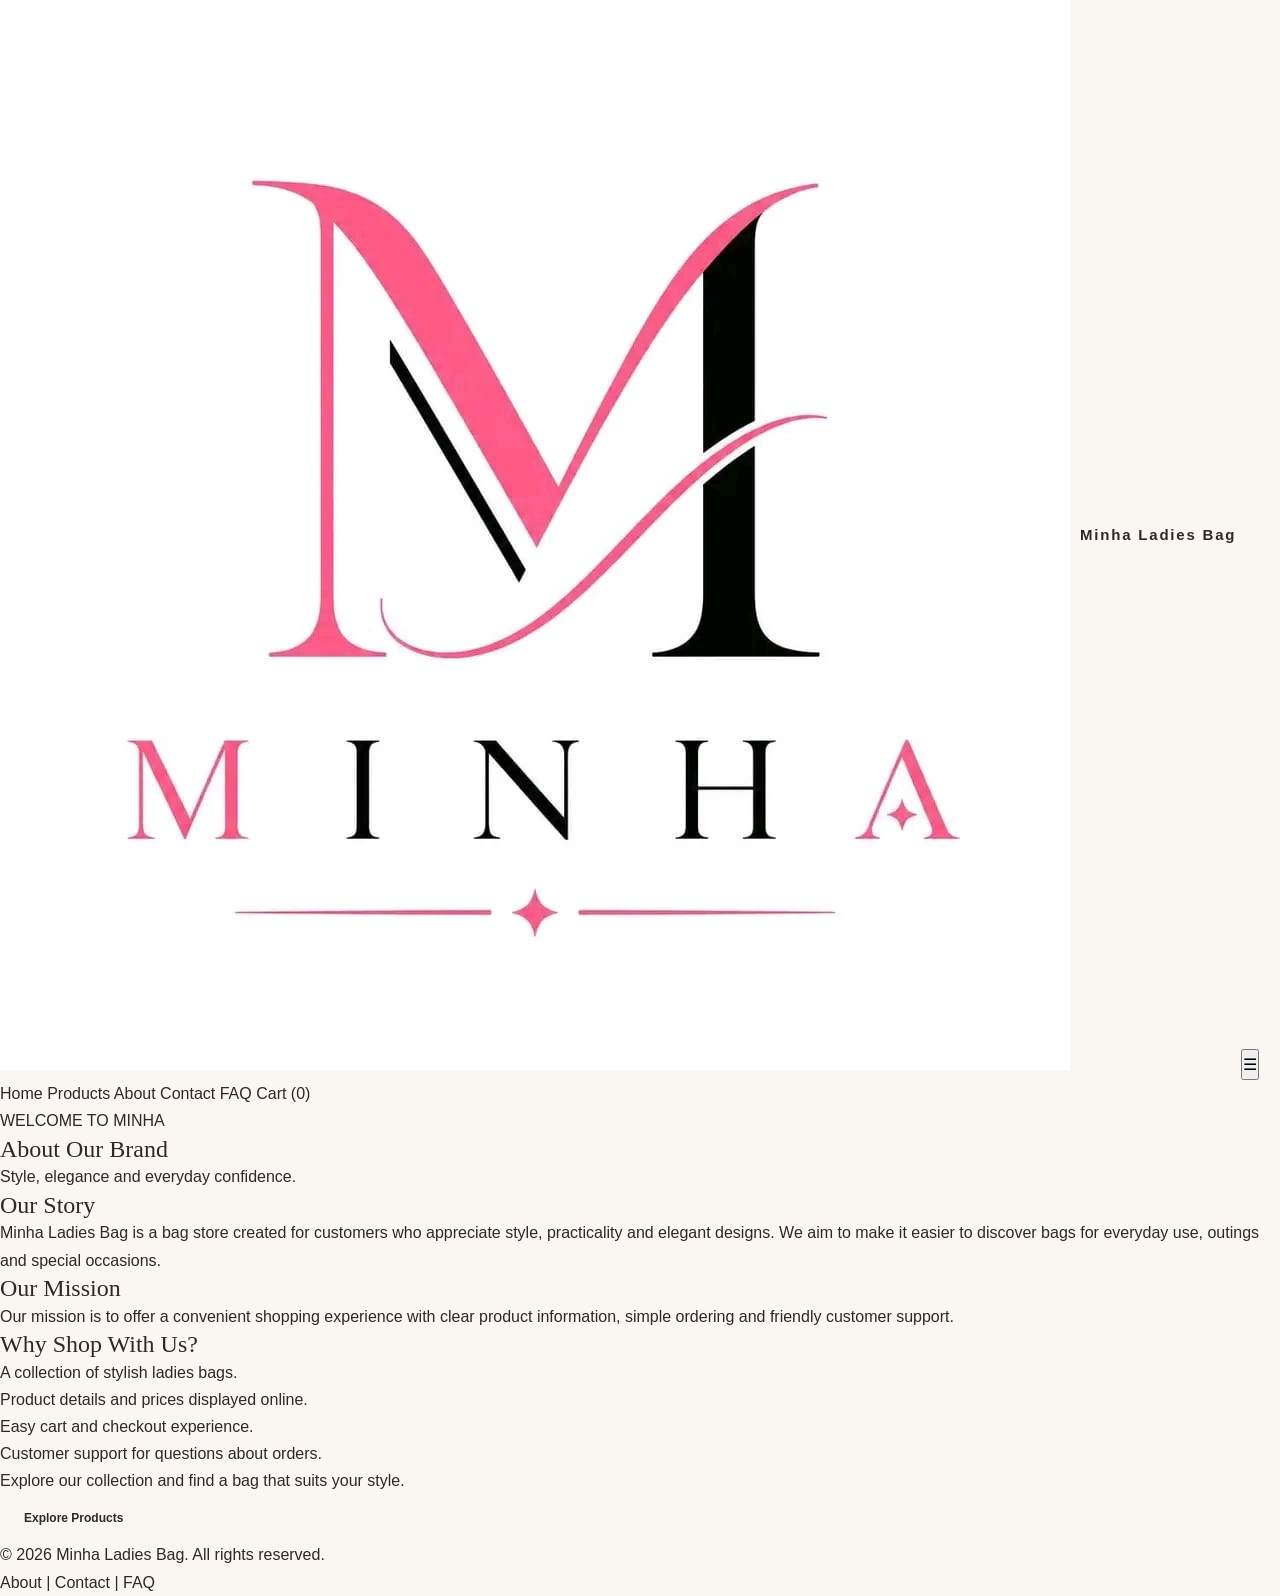
<file: about.html>
<!DOCTYPE html>
<html lang="en">
<head>
  <meta charset="UTF-8">
  <meta name="viewport" content="width=device-width, initial-scale=1.0">
  <meta name="description" content="Learn about Minha Ladies Bag and our collection of ladies bags.">
  <title>About Us | Minha Ladies Bag</title>
  <link rel="stylesheet" href="./style.css">
</head>
<body>
  <header class="site-header">
    <a href="./index.html" class="logo">
      <img src="./IMG-20261021-WA0000.jpg" alt="Minha Ladies Bag Logo">
      <span>Minha Ladies Bag</span>
    </a>

    <button id="menuToggle" type="button"
      aria-label="Toggle navigation" aria-expanded="false">☰</button>

    <nav id="mainNav">
      <a href="./index.html">Home</a>
      <a href="./products.html">Products</a>
      <a href="./about.html" aria-current="page">About</a>
      <a href="./contact.html">Contact</a>
      <a href="./faq.html">FAQ</a>
      <a href="./cart.html">Cart (<span id="cartCount">0</span>)</a>
    </nav>
  </header>

  <main class="container">
    <section class="page-hero">
      <p>WELCOME TO MINHA</p>
      <h1>About Our Brand</h1>
      <p>Style, elegance and everyday confidence.</p>
    </section>

    <section class="about-section">
      <h2>Our Story</h2>
      <p>
        Minha Ladies Bag is a bag store created for customers
        who appreciate style, practicality and elegant designs.
        We aim to make it easier to discover bags for everyday
        use, outings and special occasions.
      </p>

      <h2>Our Mission</h2>
      <p>
        Our mission is to offer a convenient shopping experience
        with clear product information, simple ordering and
        friendly customer support.
      </p>

      <h2>Why Shop With Us?</h2>
      <ul>
        <li>A collection of stylish ladies bags.</li>
        <li>Product details and prices displayed online.</li>
        <li>Easy cart and checkout experience.</li>
        <li>Customer support for questions about orders.</li>
      </ul>

      <p>
        Explore our collection and find a bag that suits your style.
      </p>

      <a class="btn" href="./products.html">Explore Products</a>
    </section>
  </main>

  <footer class="site-footer">
    <p>&copy; <span id="currentYear"></span> Minha Ladies Bag.
      All rights reserved.</p>
    <p>
      <a href="./about.html">About</a> |
      <a href="./contact.html">Contact</a> |
      <a href="./faq.html">FAQ</a>
    </p>
  </footer>

  <script src="./script.js"></script>
</body>
</html>
</file>
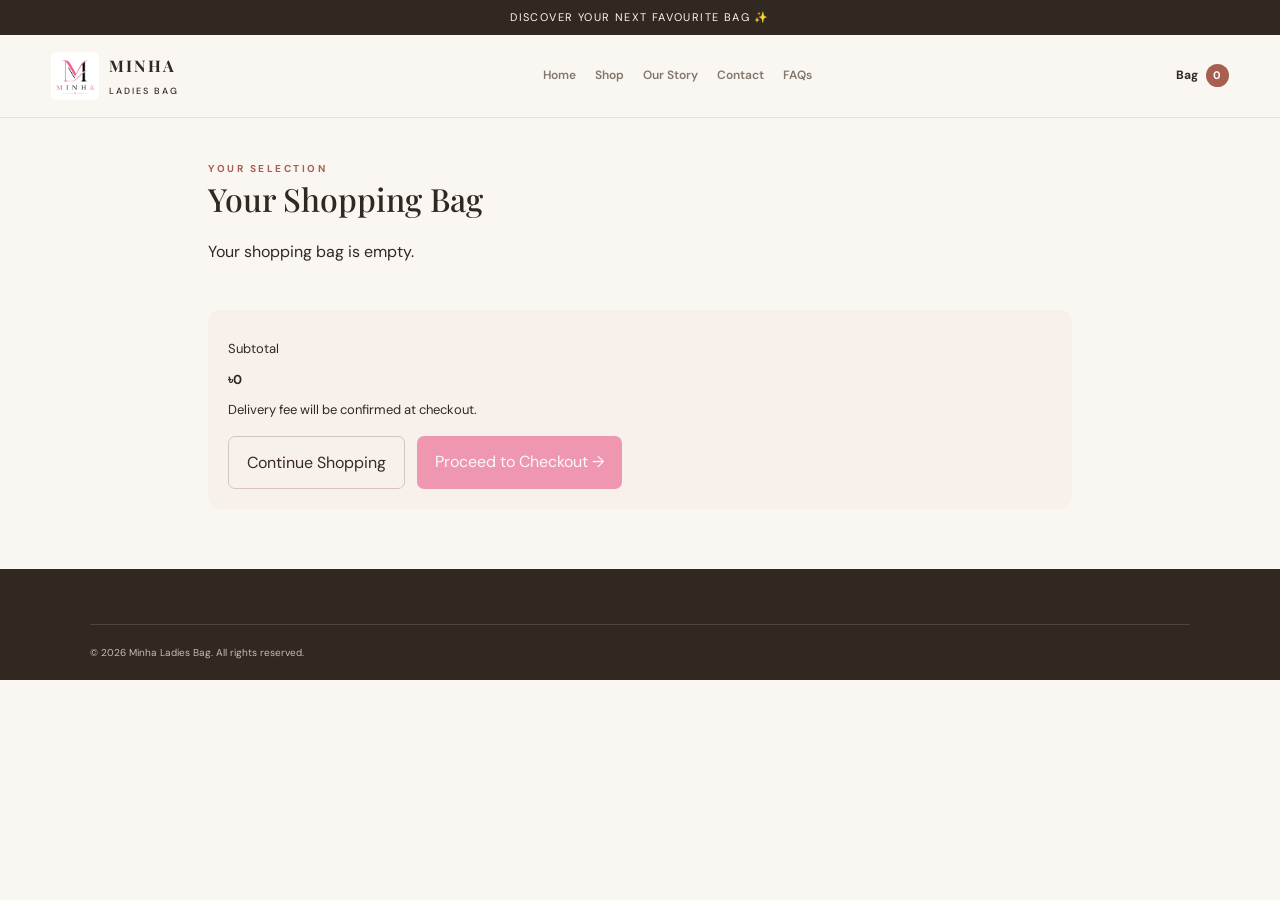
<file: cart.html>
<!DOCTYPE html>
<html lang="en">
<head>
  <meta charset="UTF-8">
  <meta name="viewport" content="width=device-width, initial-scale=1">
  <meta name="theme-color" content="#f8f1eb">
  <title>Your Shopping Bag | Minha Ladies Bag</title>
  <link rel="stylesheet" href="style.css">
  <link rel="preconnect" href="https://fonts.googleapis.com">
  <link href="https://fonts.googleapis.com/css2?family=DM+Sans:wght@400;500;600;700&family=Playfair+Display:wght@500;600;700&display=swap" rel="stylesheet">

  <style>
    .cart-page{max-width:900px;margin:auto;padding:35px 18px 60px}
    .cart-page h1{font-family:"Playfair Display",serif}
    .cart-item{display:flex;gap:15px;align-items:center;padding:15px 0;border-bottom:1px solid #eadfd9}
    .cart-item img{width:90px;height:105px;object-fit:cover;border-radius:8px;background:#f8f1eb}
    .cart-item-info{flex:1;min-width:0}
    .cart-item-info h2{font-size:17px;overflow-wrap:anywhere}
    .quantity-controls{display:flex;align-items:center;gap:10px;margin:8px 0}
    .quantity-controls button,.remove-btn{padding:7px 11px;border:1px solid #e4d8d0;border-radius:6px;background:#fff;cursor:pointer}
    .quantity-controls button:disabled{opacity:.45;cursor:not-allowed}
    .remove-btn{color:#b42352}
    .cart-summary{margin-top:25px;padding:20px;background:#f8f1eb;border-radius:12px}
    .cart-total{font-size:22px;font-weight:700}
    .cart-actions{display:flex;gap:12px;flex-wrap:wrap;margin-top:15px}
    .cart-actions a{display:inline-block;padding:12px 18px;border-radius:7px;text-decoration:none}
    .continue-btn{border:1px solid #d7c5ba;color:#3a2927}
    .checkout-btn{background:#e94f83;color:#fff}
    .cart-message{padding:20px 0}
    @media(max-width:500px){.cart-item img{width:72px;height:88px}.cart-item-info h2{font-size:15px}}
  </style>
</head>
<body>
  <div class="announcement">Discover your next favourite bag ✨</div>

  <header class="header">
    <a href="index.html" class="brand-logo">
      <img src="IMG-20261021-WA0000.jpg" alt="MINHA Ladies Bag Logo" width="48" height="48">
      <span class="brand-name">MINHA<small>LADIES BAG</small></span>
    </a>
    <button class="menu-toggle" id="menuToggle" aria-label="Toggle navigation" aria-expanded="false">☰</button>
    <nav class="nav" id="mainNav">
      <a href="index.html">Home</a>
      <a href="products.html">Shop</a>
      <a href="about.html">Our Story</a>
      <a href="contact.html">Contact</a>
      <a href="faq.html">FAQs</a>
    </nav>
    <a href="cart.html" class="cart-link">Bag <span class="cart-count" id="cartCount">0</span></a>
  </header>

  <main class="cart-page">
    <span class="eyebrow">YOUR SELECTION</span>
    <h1>Your Shopping Bag</h1>
    <div id="cartItems"><p class="cart-message">Loading your bag...</p></div>

    <section class="cart-summary">
      <p>Subtotal</p>
      <p class="cart-total" id="cartTotal">৳0</p>
      <p id="cartNote">Delivery fee will be confirmed at checkout.</p>
      <div class="cart-actions">
        <a class="continue-btn" href="products.html">Continue Shopping</a>
        <a class="checkout-btn" href="checkout.html" id="checkoutLink">Proceed to Checkout →</a>
      </div>
    </section>
  </main>

  <footer class="footer">
    <div class="footer-bottom">
      <p>© <span id="currentYear">2026</span> Minha Ladies Bag. All rights reserved.</p>
    </div>
  </footer>

  <script src="script.js"></script>
  <script>
    const CART_KEY = "minhaLadiesBagCart";
    const itemsContainer = document.getElementById("cartItems");
    const totalElement = document.getElementById("cartTotal");
    const countElement = document.getElementById("cartCount");
    const checkoutLink = document.getElementById("checkoutLink");

    function readCart() {
      try {
        const cart = JSON.parse(localStorage.getItem(CART_KEY) || "[]");
        return Array.isArray(cart) ? cart : [];
      } catch {
        return [];
      }
    }

    function saveCart(cart) {
      try {
        localStorage.setItem(CART_KEY, JSON.stringify(cart));
        renderCart();
      } catch {
        alert("Could not save your cart. Please check your phone storage.");
      }
    }

    function money(amount) {
      return "৳" + Number(amount).toLocaleString("en-BD");
    }

    function renderCart() {
      const cart = readCart();
      itemsContainer.replaceChildren();

      let total = 0;
      let itemCount = 0;

      if (cart.length === 0) {
        const message = document.createElement("p");
        message.className = "cart-message";
        message.textContent = "Your shopping bag is empty.";
        itemsContainer.appendChild(message);
        checkoutLink.setAttribute("aria-disabled", "true");
        checkoutLink.style.opacity = "0.55";
      } else {
        checkoutLink.removeAttribute("aria-disabled");
        checkoutLink.style.opacity = "1";

        cart.forEach((item, index) => {
          const quantity = Math.max(1, Math.floor(Number(item.quantity) || 1));
          const price = Math.max(0, Number(item.price) || 0);
          const stock = Math.max(0, Math.floor(Number(item.stock) || 0));

          total += price * quantity;
          itemCount += quantity;

          const row = document.createElement("article");
          row.className = "cart-item";

          const img = document.createElement("img");
          img.alt = item.name || "Ladies Bag";
          if (item.imageUrl) img.src = item.imageUrl;
          img.addEventListener("error", () => {
            img.removeAttribute("src");
            img.alt = "Product image unavailable";
          });

          const info = document.createElement("div");
          info.className = "cart-item-info";

          const name = document.createElement("h2");
          name.textContent = item.name || "Ladies Bag";

          const priceText = document.createElement("p");
          priceText.textContent = money(price) + " each";

          const controls = document.createElement("div");
          controls.className = "quantity-controls";

          const minus = document.createElement("button");
          minus.type = "button";
          minus.textContent = "−";
          minus.setAttribute("aria-label", "Decrease quantity");
          minus.disabled = quantity <= 1;

          minus.addEventListener("click", () => {
            const updated = readCart();
            if (!updated[index]) return;

            updated[index].quantity = Math.max(
              1,
              Math.floor(Number(updated[index].quantity) || 1) - 1
            );
            saveCart(updated);
          });

          const qty = document.createElement("span");
          qty.textContent = String(quantity);

          const plus = document.createElement("button");
          plus.type = "button";
          plus.textContent = "+";
          plus.setAttribute("aria-label", "Increase quantity");
          plus.disabled = stock < 1 || quantity >= stock;
          plus.title = plus.disabled ? "Available stock limit reached" : "Increase quantity";

          plus.addEventListener("click", () => {
            const updated = readCart();
            const currentItem = updated[index];
            if (!currentItem) return;

            const maxStock = Math.floor(Number(currentItem.stock) || 0);
            const currentQty = Math.max(
              1,
              Math.floor(Number(currentItem.quantity) || 1)
            );

            if (maxStock < 1 || currentQty >= maxStock) {
              alert("You've reached the available stock limit.");
              return;
            }

            currentItem.quantity = currentQty + 1;
            saveCart(updated);
          });

          controls.append(minus, qty, plus);

          const lineTotal = document.createElement("p");
          lineTotal.textContent = "Subtotal: " + money(price * quantity);

          const remove = document.createElement("button");
          remove.type = "button";
          remove.className = "remove-btn";
          remove.textContent = "Remove";

          remove.addEventListener("click", () => {
            const updated = readCart();
            updated.splice(index, 1);
            saveCart(updated);
          });

          info.append(name, priceText, controls, lineTotal, remove);
          row.append(img, info);
          itemsContainer.appendChild(row);
        });
      }

      totalElement.textContent = money(total);
      countElement.textContent = String(itemCount);
    }

    checkoutLink.addEventListener("click", event => {
      if (readCart().length === 0) {
        event.preventDefault();
        alert("Your shopping bag is empty. Please choose a product first.");
      }
    });

    renderCart();
  </script>
</body>
</html>
</file>
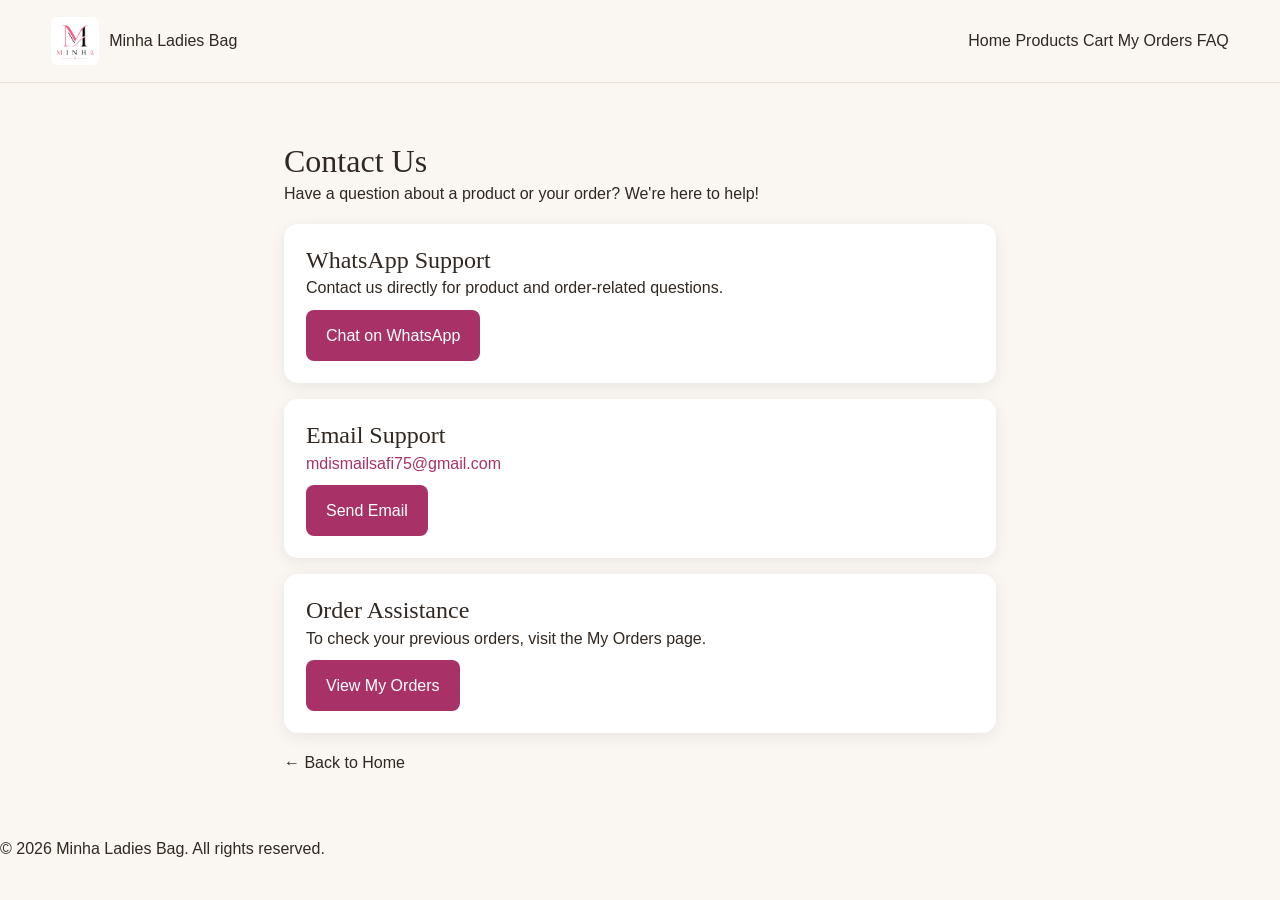
<file: contact.html>
<!DOCTYPE html>
<html lang="en">
<head>
  <meta charset="UTF-8">
  <meta name="viewport" content="width=device-width, initial-scale=1.0">
  <title>Contact Us | Minha Ladies Bag</title>
  <link rel="stylesheet" href="style.css">
  <style>
    .contact-section {
      max-width: 760px;
      margin: 35px auto;
      padding: 24px;
    }
    .contact-card {
      background: #fff;
      padding: 22px;
      margin: 16px 0;
      border-radius: 14px;
      box-shadow: 0 4px 16px #00000012;
    }
    .contact-card a {
      color: #a83267;
      overflow-wrap: anywhere;
    }
    .contact-btn {
      display: inline-block;
      background: #a83267;
      color: white !important;
      padding: 12px 20px;
      border-radius: 8px;
      text-decoration: none;
      margin-top: 8px;
    }
  </style>
</head>
<body>

<header class="header">
  <a class="brand-logo" href="index.html">
    <img src="IMG-20261021-WA0000.jpg" alt="Minha Ladies Bag Logo">
    <span>Minha Ladies Bag</span>
  </a>
  <nav>
    <a href="index.html">Home</a>
    <a href="products.html">Products</a>
    <a href="cart.html">Cart</a>
    <a href="my-orders.html">My Orders</a>
    <a href="faq.html">FAQ</a>
  </nav>
</header>

<main class="contact-section">
  <h1>Contact Us</h1>
  <p>Have a question about a product or your order? We're here to help!</p>

  <div class="contact-card">
    <h2>WhatsApp Support</h2>
    <p>Contact us directly for product and order-related questions.</p>
    <a class="contact-btn"
       href="https://wa.me/8801767798223"
       target="_blank" rel="noopener">
      Chat on WhatsApp
    </a>
  </div>

  <div class="contact-card">
    <h2>Email Support</h2>
    <p>
      <a href="mailto:mdismailsafi75@gmail.com">
        mdismailsafi75@gmail.com
      </a>
    </p>
    <a class="contact-btn"
       href="mailto:mdismailsafi75@gmail.com">
      Send Email
    </a>
  </div>

  <div class="contact-card">
    <h2>Order Assistance</h2>
    <p>To check your previous orders, visit the My Orders page.</p>
    <a class="contact-btn" href="my-orders.html">View My Orders</a>
  </div>

  <p><a href="index.html">← Back to Home</a></p>
</main>

<footer>
  <p>© 2026 Minha Ladies Bag. All rights reserved.</p>
</footer>

</body>
</html>
</file>
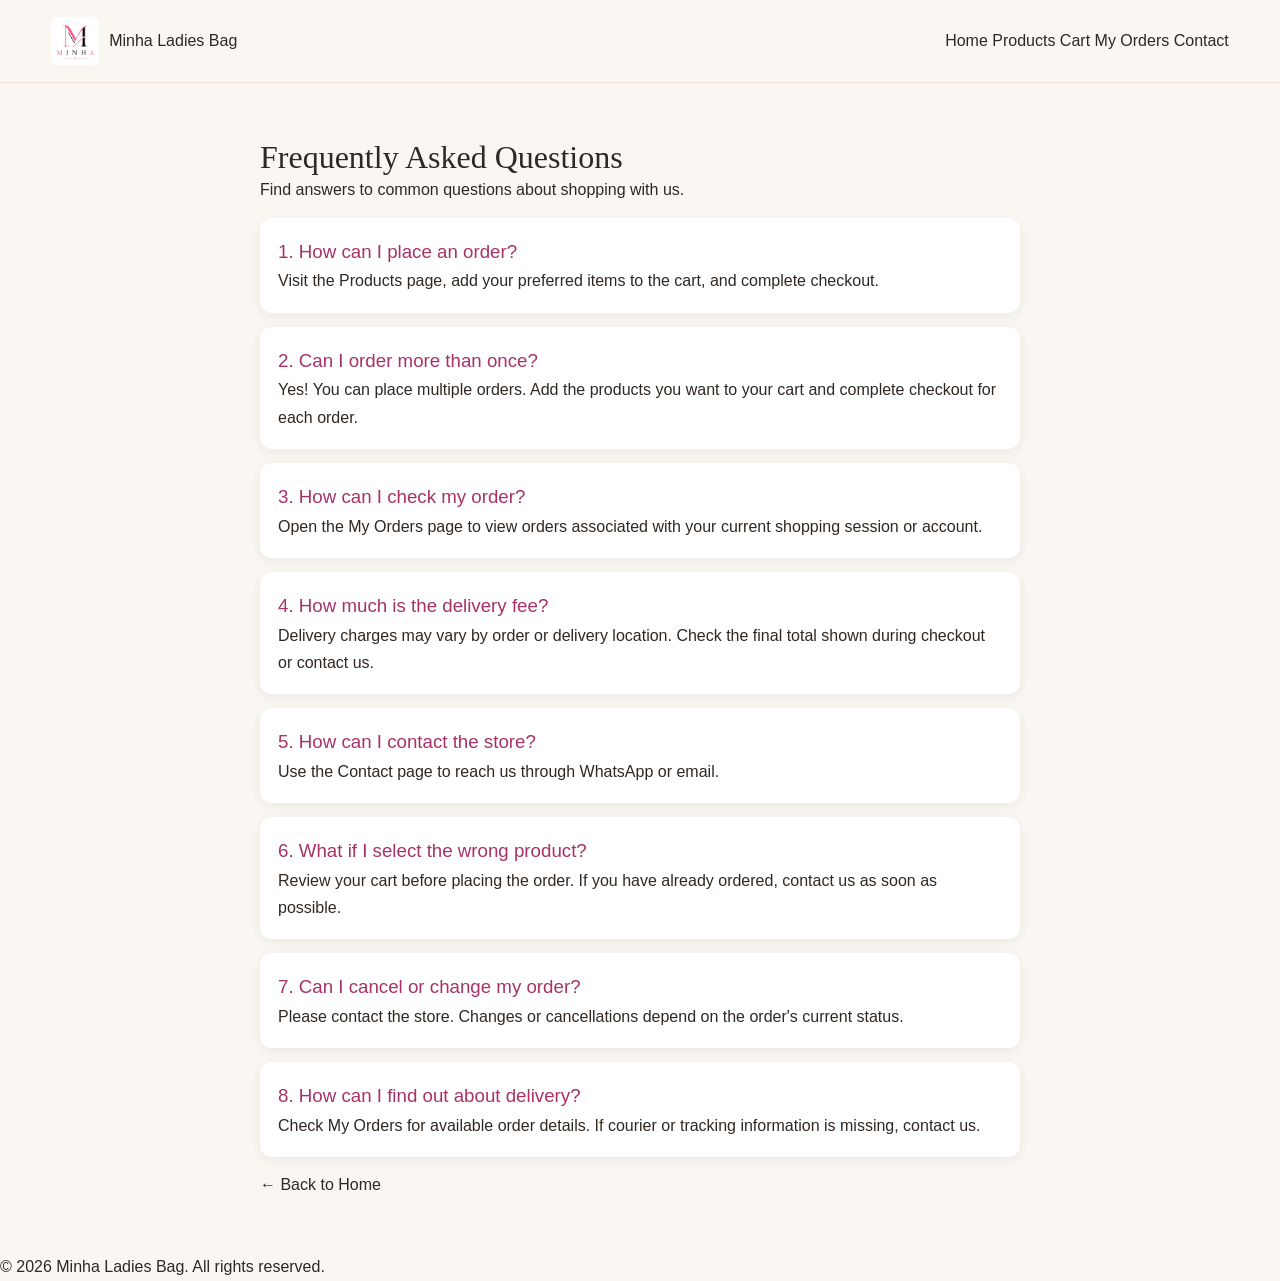
<file: faq.html>
<!DOCTYPE html>
<html lang="en">
<head>
  <meta charset="UTF-8">
  <meta name="viewport" content="width=device-width, initial-scale=1.0">
  <title>FAQ | Minha Ladies Bag</title>
  <link rel="stylesheet" href="style.css">
  <style>
    .faq-section {
      max-width: 800px;
      margin: 35px auto;
      padding: 20px;
    }
    .faq-item {
      background: #fff;
      padding: 18px;
      margin: 14px 0;
      border-radius: 12px;
      box-shadow: 0 3px 12px #00000010;
    }
    .faq-item h3 {
      color: #a83267;
      margin-top: 0;
    }
    .faq-item p {
      line-height: 1.7;
    }
  </style>
</head>
<body>

<header class="header">
  <a class="brand-logo" href="index.html">
    <img src="IMG-20261021-WA0000.jpg" alt="Minha Ladies Bag Logo">
    <span>Minha Ladies Bag</span>
  </a>
  <nav>
    <a href="index.html">Home</a>
    <a href="products.html">Products</a>
    <a href="cart.html">Cart</a>
    <a href="my-orders.html">My Orders</a>
    <a href="contact.html">Contact</a>
  </nav>
</header>

<main class="faq-section">
  <h1>Frequently Asked Questions</h1>
  <p>Find answers to common questions about shopping with us.</p>

  <div class="faq-item">
    <h3>1. How can I place an order?</h3>
    <p>Visit the Products page, add your preferred items to the cart, and complete checkout.</p>
  </div>

  <div class="faq-item">
    <h3>2. Can I order more than once?</h3>
    <p>Yes! You can place multiple orders. Add the products you want to your cart and complete checkout for each order.</p>
  </div>

  <div class="faq-item">
    <h3>3. How can I check my order?</h3>
    <p>Open the My Orders page to view orders associated with your current shopping session or account.</p>
  </div>

  <div class="faq-item">
    <h3>4. How much is the delivery fee?</h3>
    <p>Delivery charges may vary by order or delivery location. Check the final total shown during checkout or contact us.</p>
  </div>

  <div class="faq-item">
    <h3>5. How can I contact the store?</h3>
    <p>Use the Contact page to reach us through WhatsApp or email.</p>
  </div>

  <div class="faq-item">
    <h3>6. What if I select the wrong product?</h3>
    <p>Review your cart before placing the order. If you have already ordered, contact us as soon as possible.</p>
  </div>

  <div class="faq-item">
    <h3>7. Can I cancel or change my order?</h3>
    <p>Please contact the store. Changes or cancellations depend on the order's current status.</p>
  </div>

  <div class="faq-item">
    <h3>8. How can I find out about delivery?</h3>
    <p>Check My Orders for available order details. If courier or tracking information is missing, contact us.</p>
  </div>

  <p><a href="index.html">← Back to Home</a></p>
</main>

<footer>
  <p>© 2026 Minha Ladies Bag. All rights reserved.</p>
</footer>

</body>
</html>
</file>
<file: style.css>
/* ========================================
   MINHA LADIES BAG
   Main Stylesheet
======================================== */

:root {
  --bg: #faf7f2;
  --surface: #ffffff;
  --cream: #f0e6da;
  --accent: #a65f50;
  --accent-dark: #814438;
  --text: #302821;
  --muted: #81776e;
  --border: #e9dfd5;
  --heading-font: "Playfair Display", Georgia, serif;
  --body-font: "DM Sans", Arial, sans-serif;
  --shadow: 0 12px 35px rgba(48, 40, 33, 0.08);
}

* {
  margin: 0;
  padding: 0;
  box-sizing: border-box;
}

html {
  scroll-behavior: smooth;
  scroll-padding-top: 90px;
}

body {
  background: var(--bg);
  color: var(--text);
  font-family: var(--body-font);
  line-height: 1.7;
  overflow-x: hidden;
}

img {
  display: block;
  max-width: 100%;
  object-fit: cover;
}

a {
  color: inherit;
  text-decoration: none;
}

button,
input,
select,
textarea {
  font: inherit;
}

button,
a {
  -webkit-tap-highlight-color: transparent;
}

button {
  cursor: pointer;
}

::selection {
  background: var(--accent);
  color: white;
}

/* Announcement */

.announcement {
  background: var(--text);
  color: #fff7ef;
  text-align: center;
  padding: 8px 15px;
  font-size: 11px;
  letter-spacing: 1.4px;
  text-transform: uppercase;
}

/* Header */

.header {
  position: sticky;
  top: 0;
  z-index: 1000;
  display: flex;
  align-items: center;
  justify-content: space-between;
  gap: 18px;
  padding: 17px 4%;
  background: rgba(250, 247, 242, 0.97);
  border-bottom: 1px solid var(--border);
  backdrop-filter: blur(14px);
}

.logo,
.brand-logo {
  display: inline-flex;
  align-items: center;
  gap: 10px;
  flex-shrink: 0;
  text-decoration: none;
}

.logo {
  font-size: 15px;
  font-weight: 700;
  letter-spacing: 1.8px;
  line-height: 1.3;
}

.logo-mark {
  width: 38px;
  height: 38px;
  display: grid;
  place-items: center;
  background: var(--accent);
  color: white;
  font-family: var(--heading-font);
  font-size: 24px;
  border-radius: 50%;
}

.logo small,
.brand-name small {
  display: block;
  margin-top: 4px;
  font-family: var(--body-font);
  font-size: 9px;
  letter-spacing: 2px;
  font-weight: 500;
}

.brand-logo img {
  width: 48px;
  height: 48px;
  object-fit: contain;
  border-radius: 6px;
}

.brand-name {
  font-family: var(--heading-font);
  font-weight: 700;
  letter-spacing: 2px;
}

/* Desktop Navigation */

.nav {
  display: flex;
  align-items: center;
  justify-content: center;
  gap: clamp(10px, 1.5vw, 22px);
  flex-wrap: nowrap;
  min-width: 0;
}

.nav a {
  display: inline-block;
  flex-shrink: 0;
  color: var(--muted);
  font-size: 12px;
  font-weight: 600;
  white-space: nowrap;
  transition: color 0.25s, background 0.25s;
}

.nav a:hover,
.nav a.active {
  color: var(--accent);
}

/* Admin Panel Navigation Button */

.nav a.admin-nav-link {
  display: inline-flex;
  align-items: center;
  justify-content: center;
  gap: 5px;
  padding: 9px 13px;
  border: 1px solid var(--accent);
  border-radius: 5px;
  background: var(--accent);
  color: #ffffff;
  font-size: 11px;
  font-weight: 700;
  white-space: nowrap;
  transition:
    background 0.25s ease,
    color 0.25s ease,
    border-color 0.25s ease;
}

.nav a.admin-nav-link:hover,
.nav a.admin-nav-link.active {
  background: var(--accent-dark);
  border-color: var(--accent-dark);
  color: #ffffff;
}

.cart-link {
  display: flex;
  align-items: center;
  gap: 8px;
  flex-shrink: 0;
  font-size: 12px;
  font-weight: 700;
}

.cart-count {
  display: grid;
  place-items: center;
  min-width: 23px;
  height: 23px;
  padding: 0 5px;
  background: var(--accent);
  color: white;
  border-radius: 50%;
  font-size: 11px;
}

.menu-toggle {
  display: none;
  border: 0;
  background: transparent;
  color: var(--text);
  font-size: 25px;
  line-height: 1;
}

/* General */

.section {
  padding: 85px 7%;
}

.eyebrow {
  display: inline-block;
  color: var(--accent);
  font-size: 10px;
  font-weight: 700;
  letter-spacing: 2.5px;
  text-transform: uppercase;
}

h1,
h2,
h3 {
  font-weight: 500;
}

h1,
h2 {
  font-family: var(--heading-font);
  line-height: 1.2;
}

.section-heading {
  display: flex;
  align-items: flex-end;
  justify-content: space-between;
  gap: 25px;
  margin-bottom: 35px;
}

.section-heading h2 {
  margin-top: 10px;
  font-size: clamp(29px, 4vw, 43px);
}

.section-heading p {
  margin-top: 10px;
  color: var(--muted);
  font-size: 13px;
}

.text-link {
  display: inline-block;
  padding-bottom: 5px;
  border-bottom: 1px solid var(--accent);
  color: var(--accent-dark);
  font-size: 12px;
  font-weight: 700;
  white-space: nowrap;
}

/* Buttons */

.btn {
  display: inline-flex;
  align-items: center;
  justify-content: center;
  gap: 9px;
  min-height: 47px;
  padding: 12px 23px;
  border: 1px solid transparent;
  border-radius: 2px;
  font-size: 12px;
  font-weight: 700;
  transition: 0.25s ease;
}

.btn-primary {
  background: var(--accent);
  color: white;
}

.btn-primary:hover {
  background: var(--accent-dark);
  transform: translateY(-2px);
}

.btn-outline {
  border-color: var(--border);
  background: transparent;
}

.btn-outline:hover {
  border-color: var(--accent);
  color: var(--accent);
}

.btn-light {
  background: var(--bg);
  color: var(--text);
}

.btn-light:hover {
  background: white;
  transform: translateY(-2px);
}

/* Hero */

.hero {
  display: grid;
  grid-template-columns: 1fr 0.9fr;
  align-items: center;
  gap: 6%;
  padding: 65px 7% 75px;
}

.hero-content {
  padding: 20px 0;
}

.hero h1 {
  margin: 20px 0;
  font-size: clamp(38px, 5.2vw, 65px);
  letter-spacing: -1.5px;
}

.hero h1 span,
.story-content h2 span {
  color: var(--accent);
  font-style: italic;
}

.hero-content > p {
  max-width: 430px;
  color: var(--muted);
  font-size: 14px;
  line-height: 1.9;
}

.hero-buttons {
  display: flex;
  flex-wrap: wrap;
  gap: 12px;
  margin-top: 28px;
}

.hero-note {
  margin-top: 27px;
  color: var(--muted);
  font-size: 11px;
}

.hero-note span {
  margin-right: 7px;
  color: var(--accent);
}

.hero-image {
  position: relative;
  min-width: 0;
  padding: 0 0 24px 24px;
}

.hero-image::before {
  position: absolute;
  top: 22px;
  left: 0;
  width: 85%;
  height: 88%;
  border: 1px solid #c9a99a;
  content: "";
}

.hero-image > img {
  position: relative;
  width: 100%;
  height: 470px;
  border-radius: 2px;
}

.image-label {
  position: absolute;
  right: -12px;
  bottom: 0;
  display: flex;
  flex-direction: column;
  gap: 3px;
  padding: 17px 23px;
  background: white;
  box-shadow: var(--shadow);
}

.image-label span {
  color: var(--accent);
  font-size: 9px;
  letter-spacing: 1.5px;
}

.image-label strong {
  font-family: var(--heading-font);
  font-size: 17px;
  font-weight: 500;
}

/* Benefits */

.benefits {
  display: grid;
  grid-template-columns: repeat(3, 1fr);
  gap: 25px;
  padding: 30px 7%;
  background: var(--cream);
}

.benefit {
  display: flex;
  align-items: center;
  justify-content: center;
  gap: 13px;
}

.benefit-icon {
  display: grid;
  place-items: center;
  width: 38px;
  height: 38px;
  border: 1px solid #d6b8a7;
  border-radius: 50%;
  color: var(--accent);
  font-size: 19px;
}

.benefit h3 {
  font-size: 12px;
  font-weight: 700;
}

.benefit p {
  color: var(--muted);
  font-size: 10px;
}

/* Categories */

.category-grid {
  display: grid;
  grid-template-columns: repeat(3, 1fr);
  gap: 22px;
}

.category-card {
  position: relative;
  display: block;
  min-width: 0;
  overflow: hidden;
  background: var(--cream);
}

.category-card img {
  width: 100%;
  height: 340px;
  transition: transform 0.5s ease;
}

.category-card:hover img {
  transform: scale(1.05);
}

.category-info {
  position: absolute;
  right: 12px;
  bottom: 12px;
  left: 12px;
  padding: 16px;
  background: rgba(250, 247, 242, 0.95);
}

.category-info h3 {
  font-family: var(--heading-font);
  font-size: 21px;
}

.category-info span {
  color: var(--accent);
  font-size: 10px;
}

/* Products */

.featured-section {
  background: #f4eee7;
}

.product-grid {
  display: grid;
  grid-template-columns: repeat(4, minmax(0, 1fr));
  gap: 22px;
}

.product-card {
  min-width: 0;
}

.product-image {
  position: relative;
  overflow: hidden;
  background: var(--cream);
}

.product-image img {
  width: 100%;
  height: 260px;
  transition: transform 0.4s ease;
}

.product-card:hover .product-image img {
  transform: scale(1.04);
}

.product-badge {
  position: absolute;
  top: 12px;
  left: 12px;
  padding: 5px 9px;
  background: white;
  color: var(--accent-dark);
  font-size: 9px;
  font-weight: 700;
}

.product-info {
  padding: 13px 2px;
}

.product-info h3 {
  font-size: 13px;
  font-weight: 600;
}

.product-info p {
  margin-top: 5px;
  color: var(--accent-dark);
  font-size: 13px;
  font-weight: 700;
}

.product-info .product-category {
  margin-top: 3px;
  color: var(--muted);
  font-size: 10px;
  font-weight: 400;
}

.product-actions {
  display: flex;
  gap: 8px;
  margin-top: 12px;
}

.product-actions .btn {
  min-height: 39px;
  flex: 1;
  padding: 9px 7px;
  font-size: 10px;
}

.loading-message,
.empty-message {
  grid-column: 1 / -1;
  padding: 30px 0;
  color: var(--muted);
  text-align: center;
  font-size: 13px;
}

/* Firebase featured products */

#featuredProducts {
  display: grid;
  grid-template-columns: repeat(3, minmax(0, 1fr));
  gap: 20px;
}

.firebase-product-card {
  min-width: 0;
  padding: 12px;
  border: 1px solid var(--border);
  border-radius: 12px;
  background: white;
  overflow: hidden;
}

.firebase-product-card img {
  width: 100%;
  aspect-ratio: 4 / 5;
  object-fit: cover;
  border-radius: 8px;
  background: var(--cream);
}

.firebase-product-card h3 {
  margin-top: 10px;
  font-family: var(--heading-font);
  font-size: 18px;
  overflow-wrap: anywhere;
}

.firebase-product-card .product-price {
  margin-top: 5px;
  font-weight: 700;
}

.firebase-product-card .product-button {
  display: inline-block;
  margin-top: 10px;
  padding: 10px 14px;
  border-radius: 6px;
  background: #e94f83;
  color: white;
  text-decoration: none;
  font-size: 12px;
}

.firebase-message {
  grid-column: 1 / -1;
}

/* Story */

.story-section {
  display: grid;
  grid-template-columns: 1fr 1fr;
  align-items: center;
  gap: 8%;
  padding: 85px 9%;
}

.story-image img {
  width: 100%;
  height: 400px;
}

.story-content h2 {
  margin: 17px 0;
  font-size: clamp(32px, 4vw, 46px);
}

.story-content p {
  margin-bottom: 25px;
  color: var(--muted);
  font-size: 13px;
  line-height: 2;
}

/* Call to action */

.cta-section {
  padding: 70px 7%;
  background: var(--accent-dark);
  color: white;
  text-align: center;
}

.cta-section .eyebrow {
  color: #f1d5c6;
}

.cta-section h2 {
  margin: 15px 0;
  font-size: clamp(30px, 4vw, 43px);
}

.cta-section p {
  margin-bottom: 25px;
  color: #f1dfd5;
  font-size: 13px;
}

/* Footer */

.footer {
  padding: 55px 7% 0;
  background: #302821;
  color: #f8f1eb;
}

.footer-main {
  display: grid;
  grid-template-columns: 1.5fr 1fr 1fr 1.2fr;
  gap: 35px;
  padding-bottom: 40px;
}

.footer-brand .logo,
.footer-brand .brand-logo {
  color: white;
}

.footer-brand p,
.footer-column p {
  max-width: 260px;
  margin-top: 16px;
  color: #c9bdb2;
  font-size: 11px;
  line-height: 1.9;
}

.footer-column h3 {
  margin-bottom: 15px;
  font-size: 13px;
  font-weight: 700;
}

.footer-column > a {
  display: block;
  width: fit-content;
  margin: 9px 0;
  color: #c9bdb2;
  font-size: 11px;
}

.footer-column > a:hover {
  color: white;
}

.footer-column .footer-contact {
  color: #f0c8b5;
}

.footer-bottom {
  display: flex;
  justify-content: space-between;
  gap: 15px;
  padding: 19px 0;
  border-top: 1px solid #51463d;
  color: #c9bdb2;
  font-size: 10px;
}

/* Inner pages */

.page-heading {
  padding: 65px 7%;
  background: var(--cream);
  text-align: center;
}

.page-heading h1 {
  margin: 12px 0;
  font-size: clamp(34px, 5vw, 48px);
}

.page-heading p {
  max-width: 570px;
  margin: 0 auto;
  color: var(--muted);
  font-size: 13px;
}

.content-width {
  width: 86%;
  max-width: 1000px;
  margin: 0 auto;
  padding: 60px 0;
}

.form-card {
  width: 100%;
  max-width: 620px;
  margin: 0 auto;
  padding: 28px;
  border: 1px solid var(--border);
  background: white;
  box-shadow: var(--shadow);
}

.form-group {
  display: flex;
  flex-direction: column;
  gap: 7px;
  margin-bottom: 18px;
}

.form-group label {
  font-size: 12px;
  font-weight: 700;
}

.form-group input,
.form-group select,
.form-group textarea {
  width: 100%;
  padding: 12px;
  border: 1px solid var(--border);
  border-radius: 2px;
  outline: none;
  background: #fffdfa;
  color: var(--text);
  font-size: 13px;
}

.form-group input:focus,
.form-group select:focus,
.form-group textarea:focus {
  border-color: var(--accent);
}

.form-group textarea {
  min-height: 110px;
  resize: vertical;
}

.form-card .btn {
  width: 100%;
}

/* Shopping cart */

.cart-items {
  display: grid;
  gap: 16px;
}

.cart-item {
  display: grid;
  grid-template-columns: 90px 1fr auto;
  align-items: center;
  gap: 16px;
  padding: 14px;
  border: 1px solid var(--border);
  background: white;
}

.cart-item img {
  width: 100%;
  height: 90px;
}

.cart-item h3 {
  font-size: 13px;
}

.cart-item p {
  color: var(--accent-dark);
  font-size: 12px;
}

.quantity-control {
  display: flex;
  align-items: center;
  gap: 12px;
  margin-top: 8px;
}

.quantity-control button,
.remove-item {
  border: 0;
  background: transparent;
  color: var(--accent-dark);
  font-size: 13px;
}

.cart-summary {
  margin-top: 25px;
  padding: 22px;
  background: var(--cream);
}

.cart-summary p {
  display: flex;
  justify-content: space-between;
  gap: 15px;
  margin: 8px 0;
  font-size: 13px;
}

.cart-summary .total {
  padding-top: 13px;
  border-top: 1px solid #d6c6b9;
  font-weight: 700;
}

/* FAQ */

.faq-list {
  display: grid;
  gap: 12px;
}

.faq-list details {
  padding: 18px 20px;
  border: 1px solid var(--border);
  background: white;
}

.faq-list summary {
  cursor: pointer;
  font-size: 13px;
  font-weight: 700;
}

.faq-list details p {
  margin-top: 12px;
  color: var(--muted);
  font-size: 12px;
}

/* Tablet */

@media (max-width: 1000px) {
  .header {
    padding-right: 3%;
    padding-left: 3%;
    gap: 12px;
  }

  .brand-logo img {
    width: 42px;
    height: 42px;
  }

  .brand-name {
    letter-spacing: 1px;
  }

  .brand-name small {
    letter-spacing: 1.5px;
  }

  .nav {
    gap: 10px;
  }

  .nav a {
    font-size: 10px;
  }

  .nav a.admin-nav-link {
    padding: 8px 9px;
    font-size: 10px;
  }

  .hero {
    gap: 4%;
    padding-right: 5%;
    padding-left: 5%;
  }

  .hero-image > img {
    height: 400px;
  }

  .section {
    padding: 65px 5%;
  }

  .category-card img {
    height: 280px;
  }

  .product-grid {
    grid-template-columns: repeat(2, minmax(0, 1fr));
    gap: 25px 18px;
  }

  .product-image img {
    height: 300px;
  }

  .footer-main {
    grid-template-columns: repeat(2, minmax(0, 1fr));
  }
}

/* Mobile */

@media (max-width: 700px) {
  .announcement {
    padding: 7px 10px;
    font-size: 9px;
    letter-spacing: 1px;
  }

  .header {
    position: sticky;
    top: 0;
    z-index: 1000;
    display: flex;
    flex-wrap: wrap;
    align-items: center;
    justify-content: space-between;
    padding: 13px 5%;
    gap: 10px;
  }

  .brand-logo {
    gap: 7px;
    min-width: 0;
  }

  .brand-logo img {
    width: 42px;
    height: 42px;
  }

  .brand-name {
    font-size: 13px;
    letter-spacing: 1px;
  }

  .brand-name small {
    font-size: 8px;
    letter-spacing: 1.5px;
  }

  .menu-toggle {
    display: block;
    flex-shrink: 0;
    margin-left: auto;
    padding: 6px;
  }

  /* Mobile menu */

  .nav {
    position: absolute;
    top: 100%;
    right: 0;
    left: 0;
    z-index: 1001;

    display: none;
    flex-direction: column;
    align-items: stretch;
    justify-content: flex-start;

    width: 100%;
    min-width: 0;
    max-width: 100%;
    max-height: calc(100vh - 100px);
    max-height: calc(100dvh - 100px);

    overflow-y: auto;
    overscroll-behavior: contain;

    gap: 0;
    margin: 0;
    padding: 8px 5% 16px;

    box-sizing: border-box;
    background: var(--bg);
    border-bottom: 1px solid var(--border);
    box-shadow: var(--shadow);
  }

  /* Keep script.js compatible with .nav.open */

  .nav.open {
    display: flex;
  }

  .nav a {
    display: block;
    flex: 0 0 auto;
    width: 100%;
    min-width: 0;
    padding: 13px 8px;

    box-sizing: border-box;
    border-bottom: 1px solid var(--border);

    color: var(--muted);
    font-size: 13px;
    line-height: 1.6;
    text-align: left;
    white-space: normal;
    overflow-wrap: anywhere;
  }

  .nav a:last-child {
    border-bottom: 0;
  }

  .nav a:hover,
  .nav a.active {
    color: var(--accent);
  }

  /* Admin Panel button in mobile menu */

  .nav a.admin-nav-link {
    display: flex;
    align-items: center;
    justify-content: flex-start;
    width: 100%;
    margin-top: 10px;
    padding: 12px 14px;
    border: 1px solid var(--accent);
    border-radius: 5px;
    background: var(--accent);
    color: #ffffff;
    font-size: 13px;
    font-weight: 700;
  }

  .nav a.admin-nav-link:hover,
  .nav a.admin-nav-link.active {
    background: var(--accent-dark);
    border-color: var(--accent-dark);
    color: #ffffff;
  }

  .cart-link {
    gap: 5px;
    font-size: 11px;
  }

  .cart-count {
    min-width: 20px;
    height: 20px;
    font-size: 10px;
  }

  .hero {
    grid-template-columns: 1fr;
    gap: 32px;
    padding: 40px 6% 48px;
  }

  .hero-content {
    padding: 0;
  }

  .hero h1 {
    font-size: clamp(37px, 10vw, 51px);
    letter-spacing: -1px;
  }

  .hero-content > p {
    font-size: 13px;
  }

  .hero-buttons {
    gap: 9px;
  }

  .btn {
    min-height: 44px;
    padding: 11px 15px;
    font-size: 11px;
  }

  .hero-image {
    margin-right: 8px;
    padding-left: 15px;
  }

  .hero-image > img {
    height: 350px;
  }

  .image-label {
    right: -8px;
    padding: 13px 16px;
  }

  .benefits {
    grid-template-columns: 1fr;
    gap: 18px;
    padding: 25px 7%;
  }

  .benefit {
    justify-content: flex-start;
  }

  .section {
    padding: 50px 5%;
  }

  .section-heading {
    align-items: flex-start;
    flex-direction: column;
    gap: 15px;
    margin-bottom: 25px;
  }

  .section-heading h2 {
    font-size: 32px;
  }

  .category-grid {
    grid-template-columns: 1fr;
    gap: 18px;
  }

  .category-card img {
    height: 320px;
  }

  .product-grid {
    grid-template-columns: repeat(2, minmax(0, 1fr));
    gap: 22px 12px;
  }

  #featuredProducts {
    grid-template-columns: repeat(2, minmax(0, 1fr));
    gap: 12px;
  }

  .firebase-product-card {
    padding: 8px;
  }

  .firebase-product-card h3 {
    font-size: 15px;
  }

  .product-image img {
    height: 210px;
  }

  .product-info h3 {
    font-size: 12px;
  }

  .product-actions {
    flex-direction: column;
    gap: 7px;
  }

  .product-actions .btn {
    width: 100%;
  }

  .story-section {
    grid-template-columns: 1fr;
    gap: 30px;
    padding: 50px 6%;
  }

  .story-image img {
    height: 300px;
  }

  .story-content h2 {
    font-size: 36px;
  }

  .cta-section {
    padding: 50px 6%;
  }

  .cta-section h2 {
    font-size: 32px;
  }

  .footer {
    padding: 40px 6% 0;
  }

  .footer-main {
    grid-template-columns: 1fr 1fr;
    gap: 30px 20px;
  }

  .footer-bottom {
    flex-direction: column;
    gap: 5px;
  }

  .page-heading {
    padding: 45px 6%;
  }

  .content-width {
    width: 90%;
    padding: 40px 0;
  }

  .form-card {
    padding: 20px;
  }

  .cart-item {
    grid-template-columns: 70px 1fr;
    gap: 12px;
  }

  .cart-item img {
    height: 80px;
  }

  .cart-item .remove-item {
    grid-column: 2;
    justify-self: start;
  }
}

/* Small mobile */

@media (max-width: 360px) {
  .header {
    gap: 7px;
    padding-right: 4%;
    padding-left: 4%;
  }

  .brand-logo img {
    width: 34px;
    height: 34px;
  }

  .brand-name {
    font-size: 11px;
    letter-spacing: 0.5px;
  }

  .brand-name small {
    font-size: 7px;
    letter-spacing: 1px;
  }

  .menu-toggle {
    font-size: 23px;
    padding: 6px;
  }

  .hero h1 {
    font-size: 35px;
  }

  .product-image img {
    height: 175px;
  }

  #featuredProducts {
    grid-template-columns: repeat(2, minmax(0, 1fr));
  }

  .footer-main {
    grid-template-columns: 1fr;
  }
}
</file>
